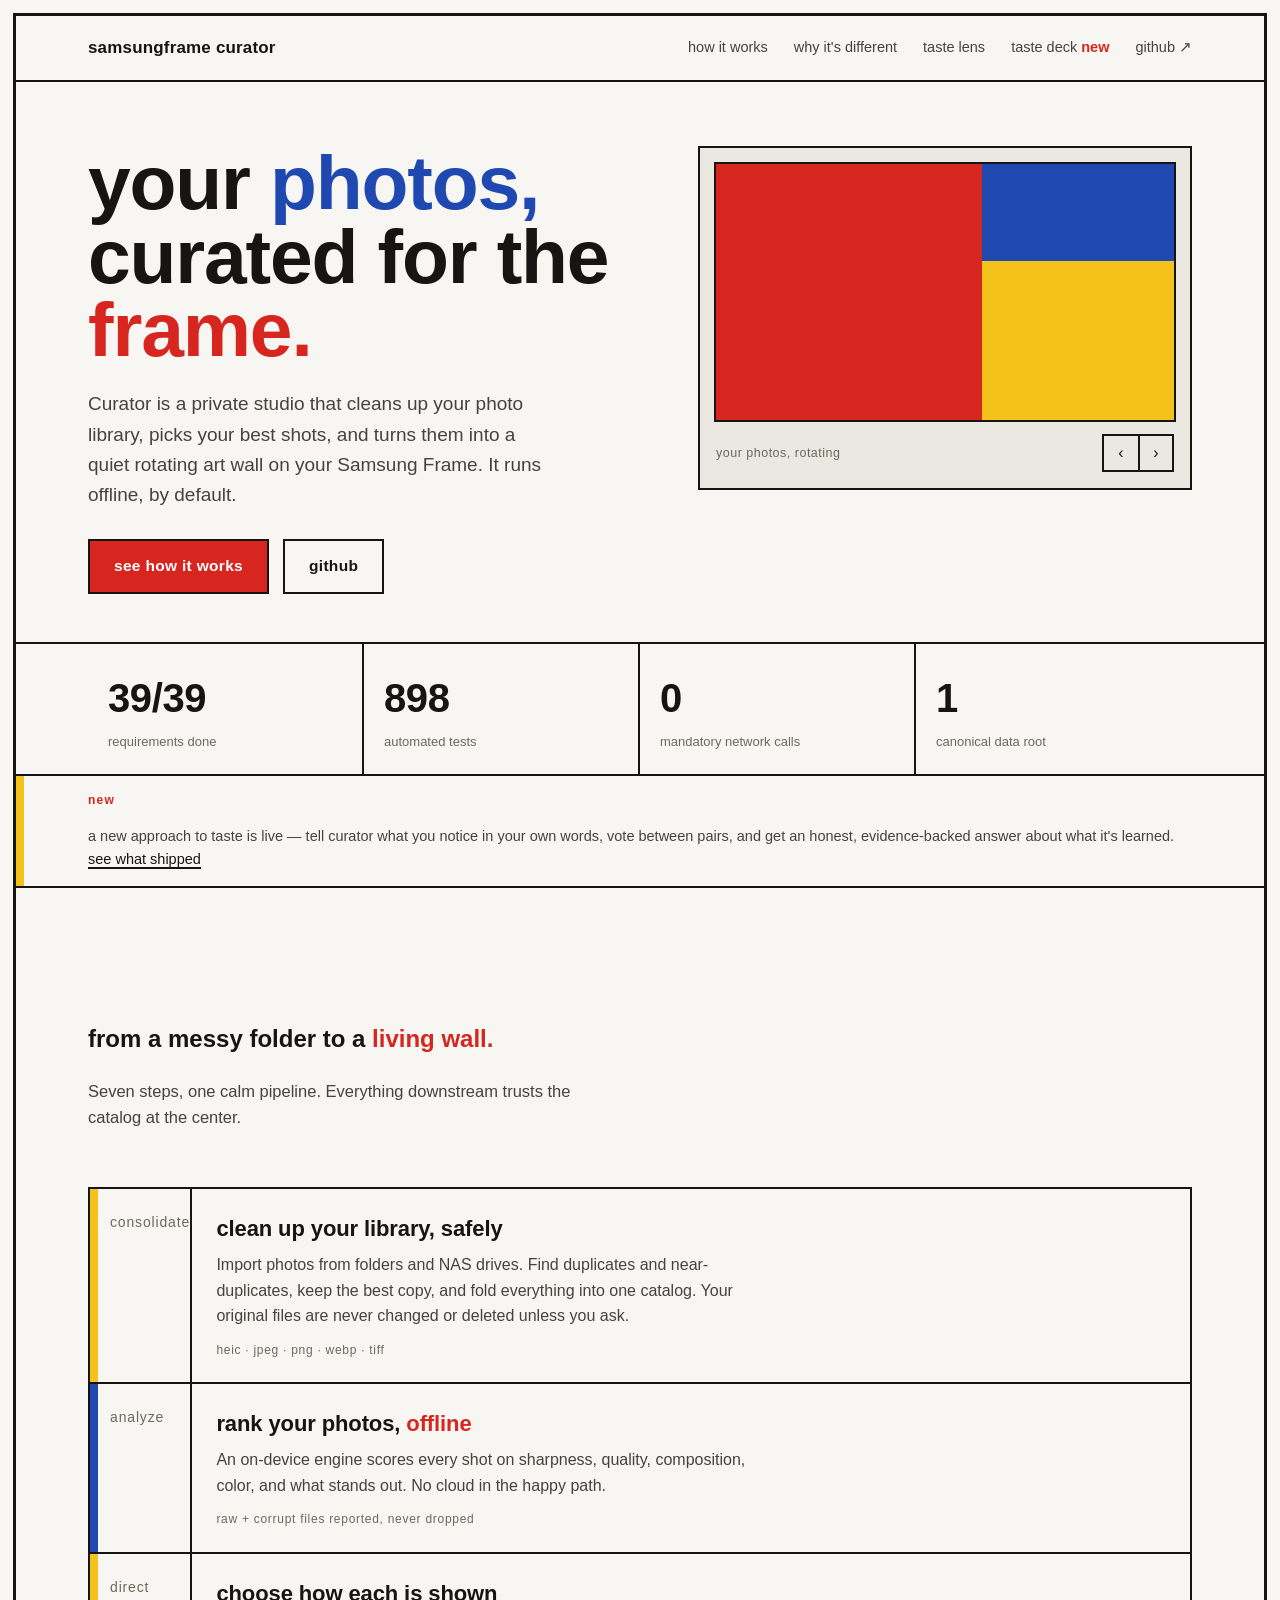
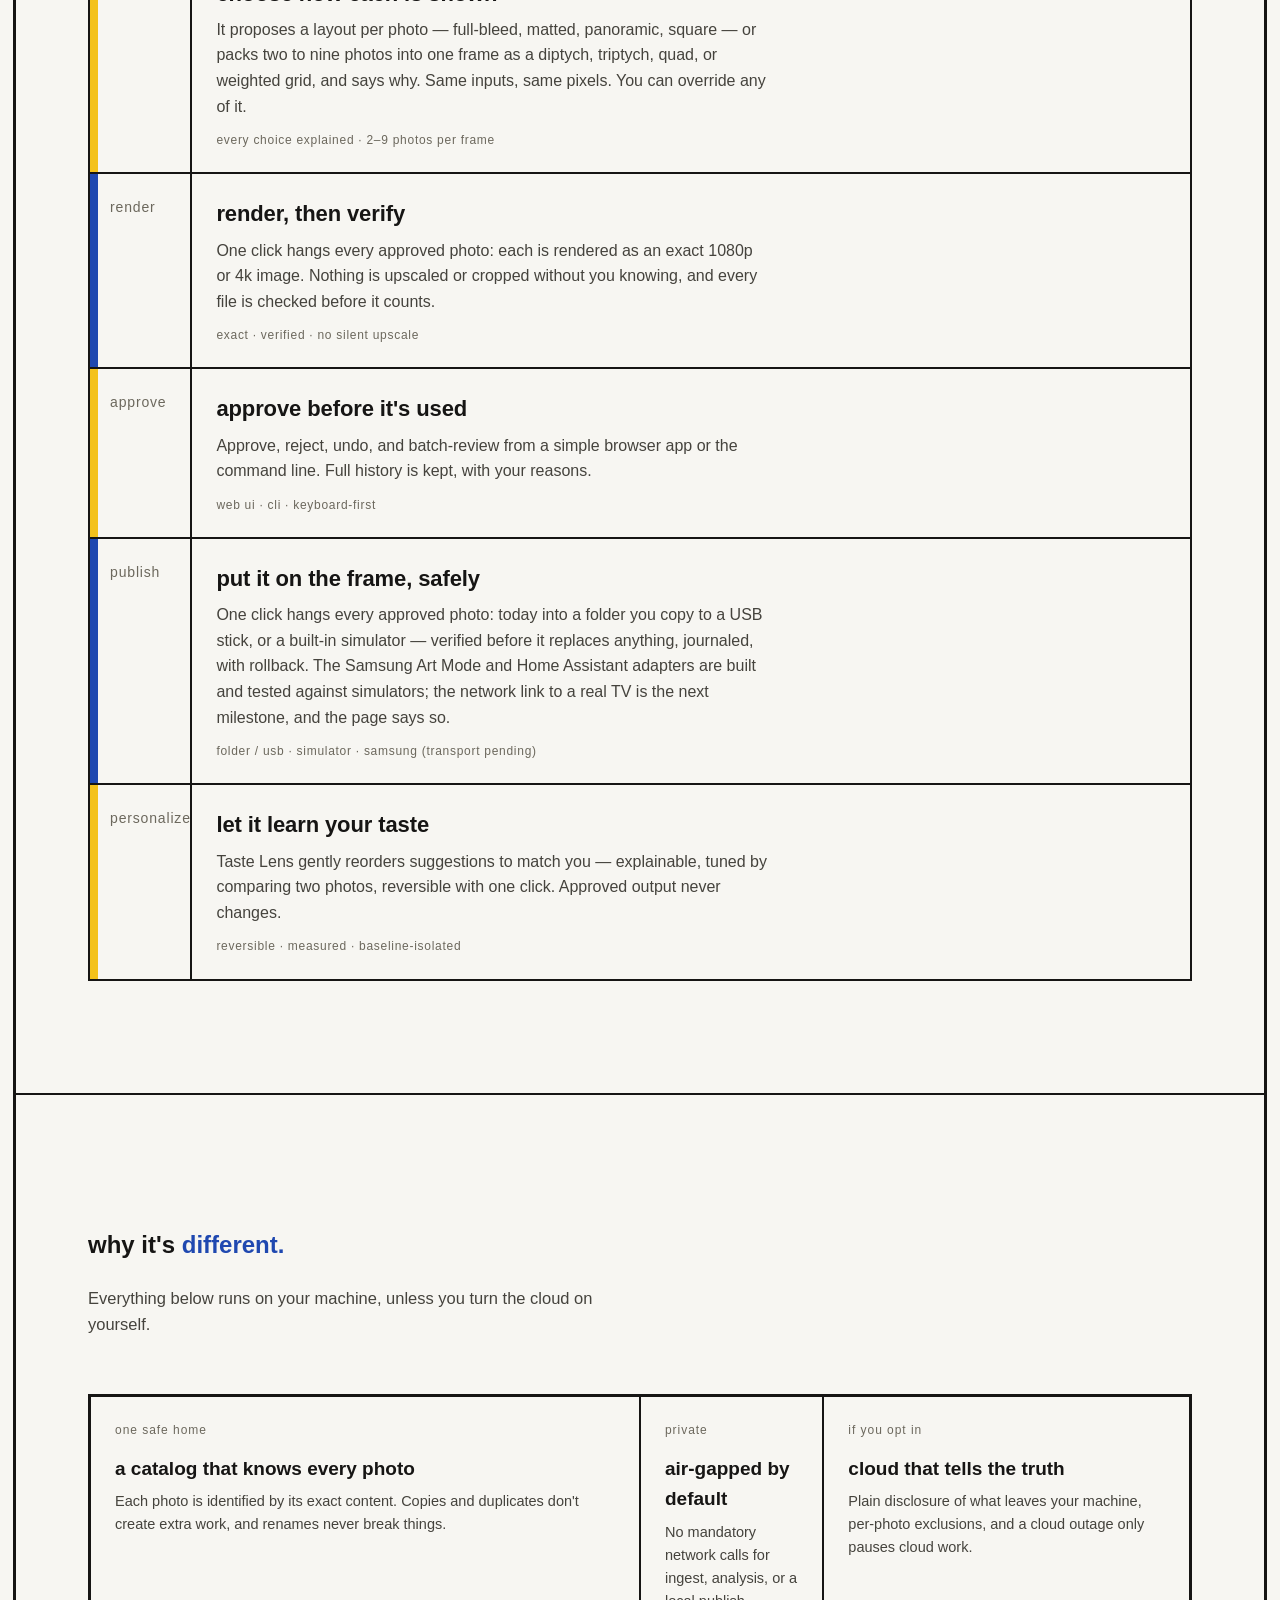
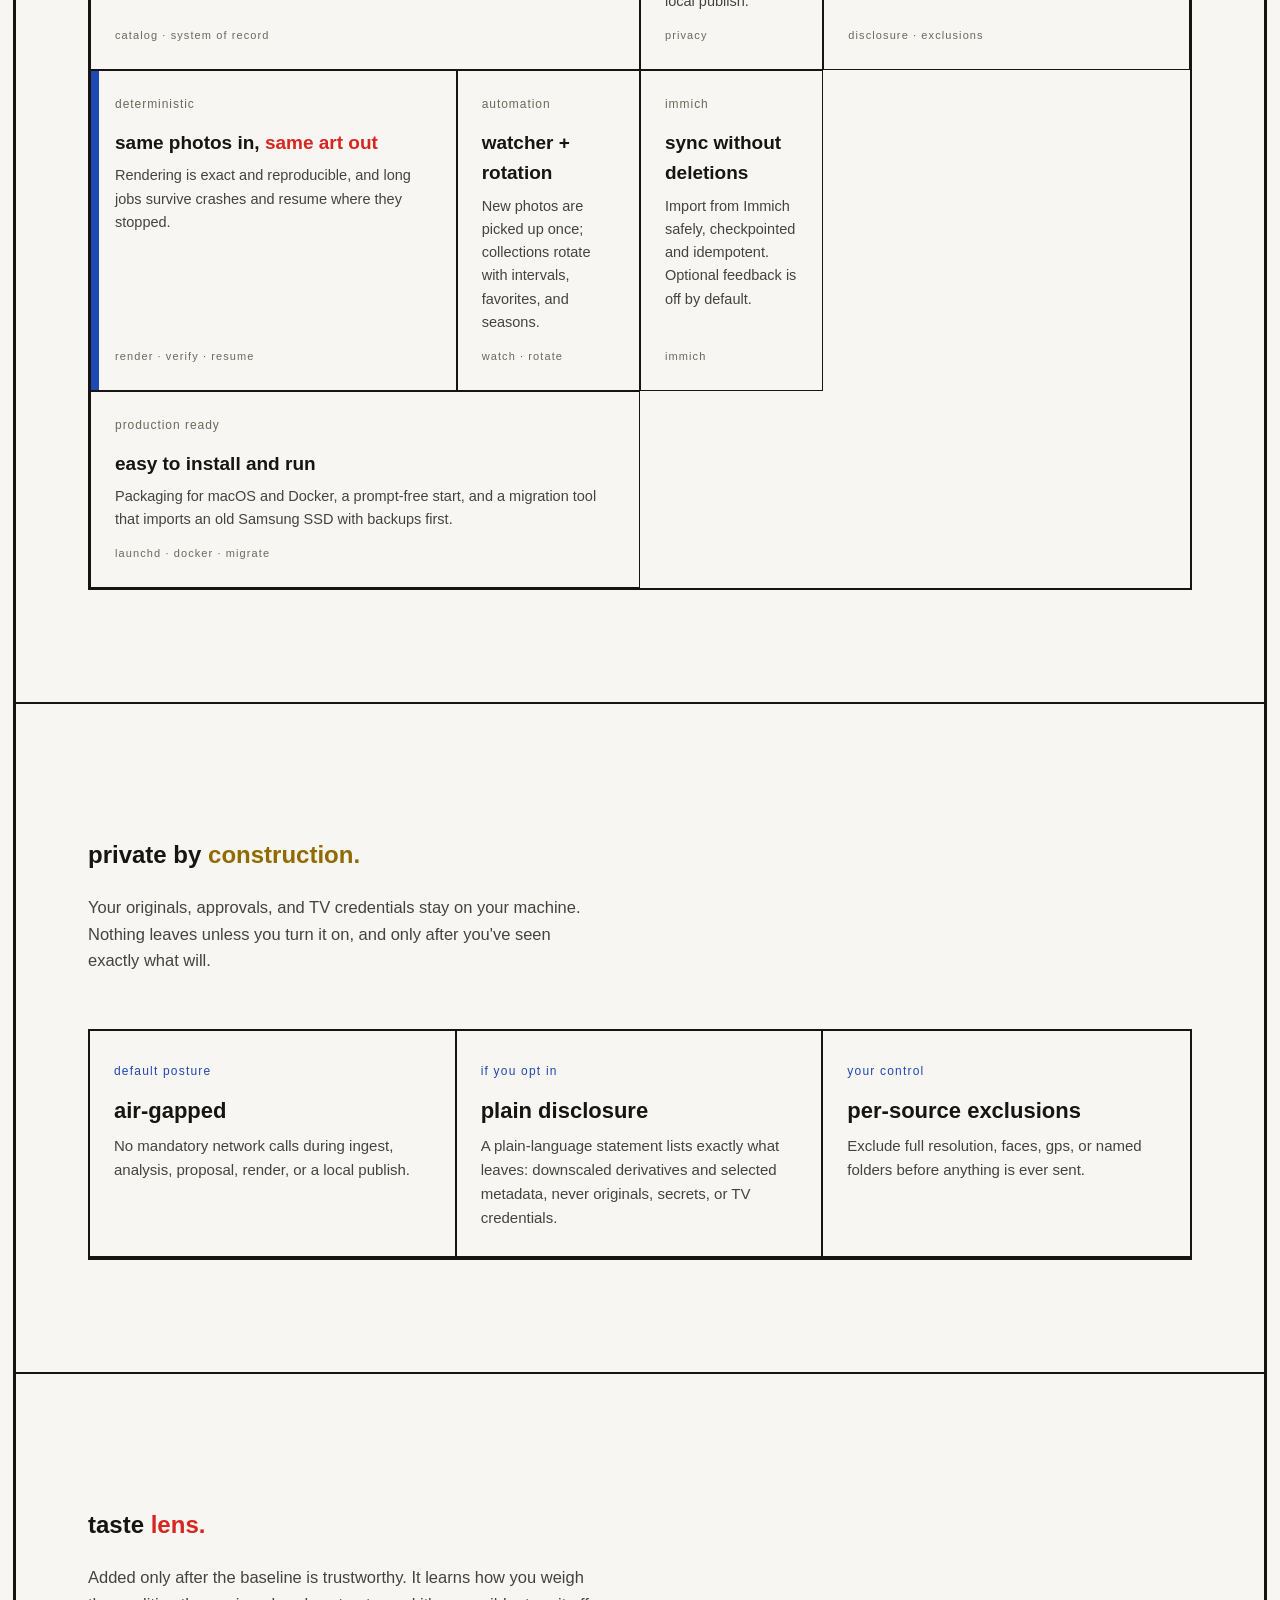
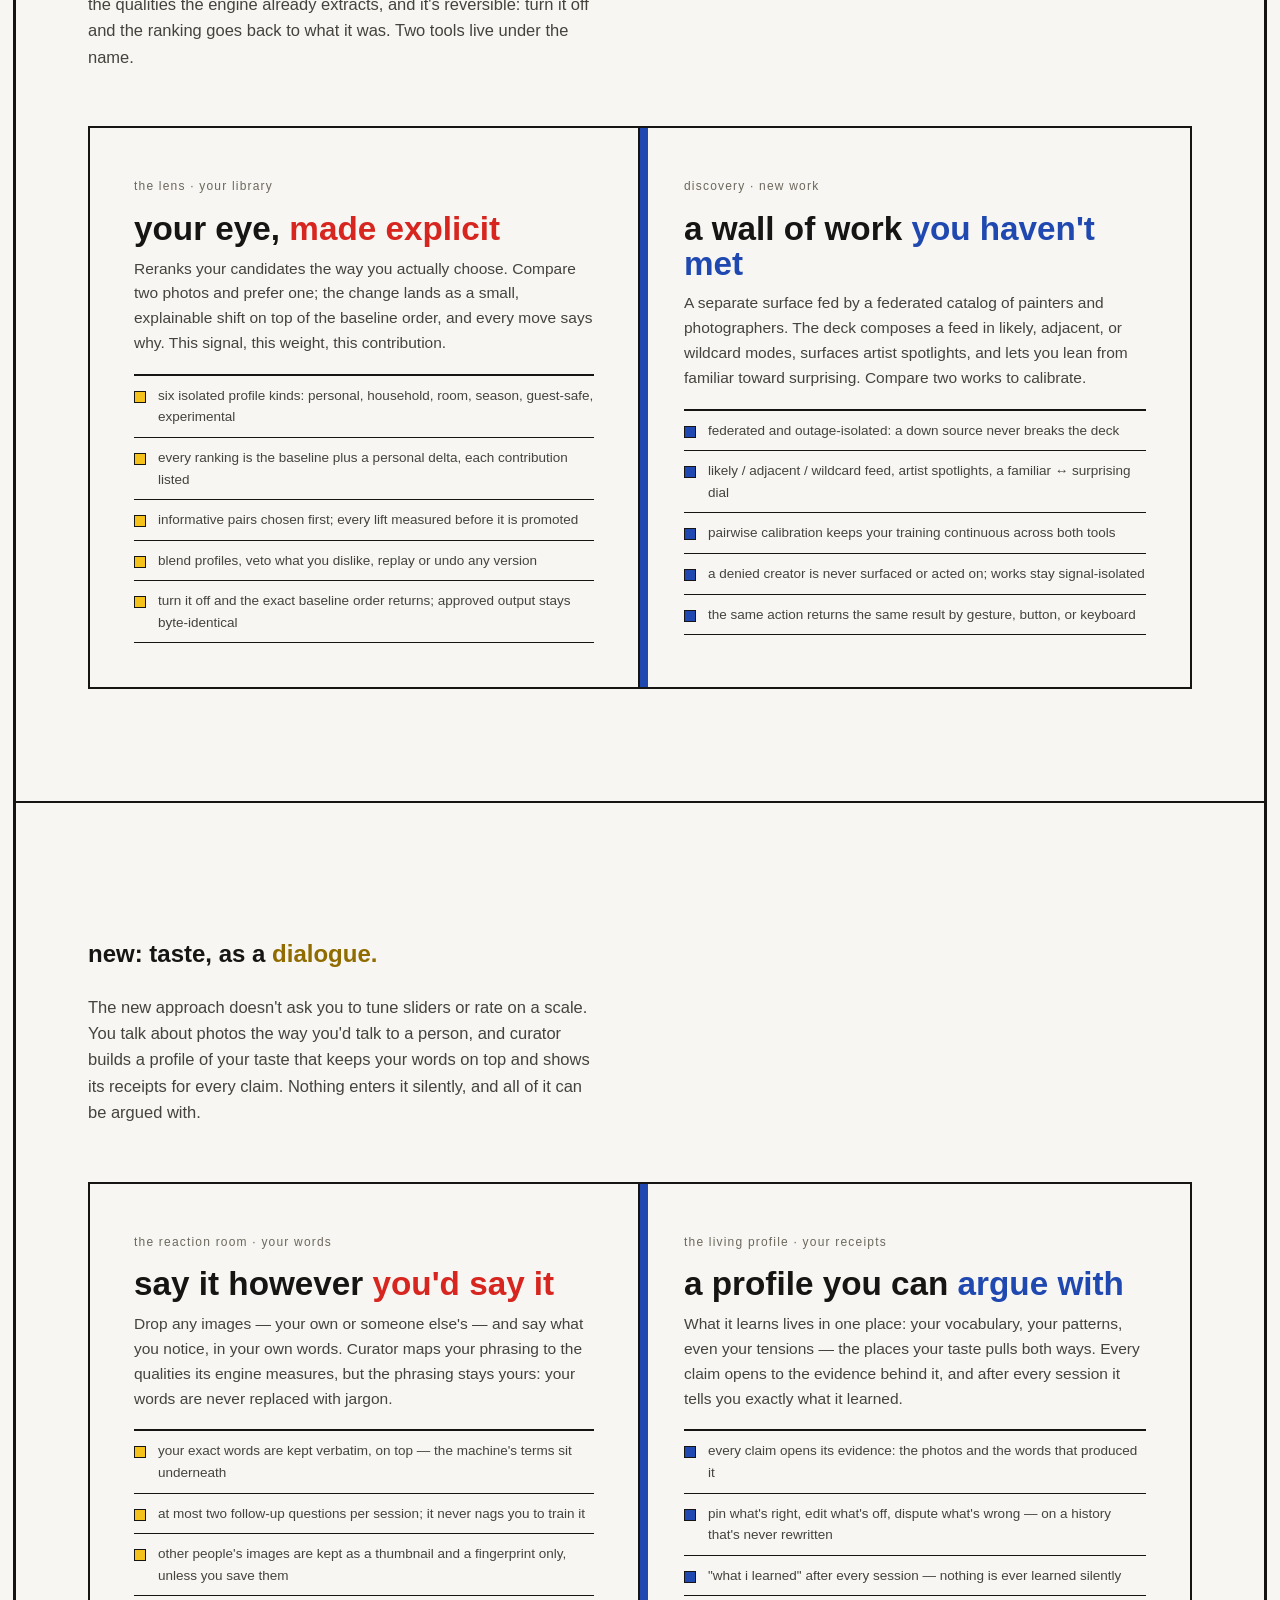
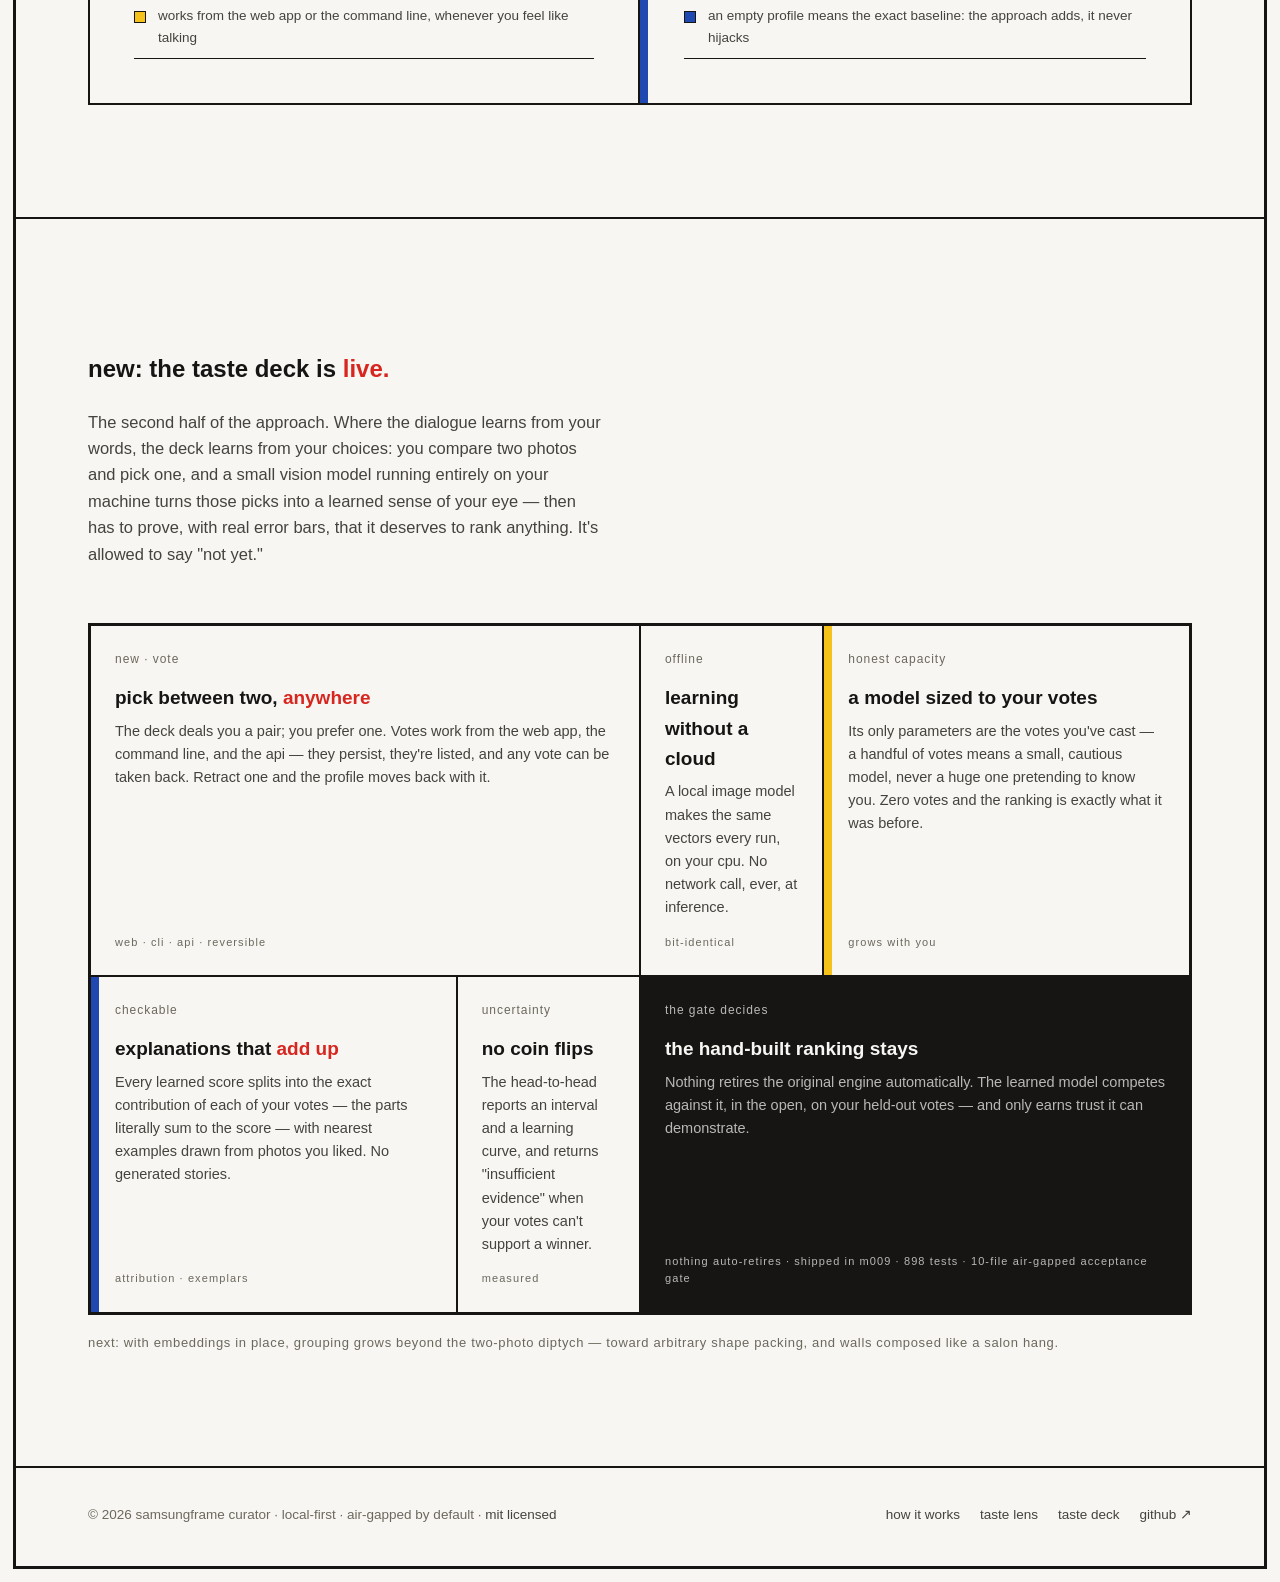
<file: docs/index.html>
<!DOCTYPE html>
<html lang="en">
<head>
<meta charset="utf-8" />
<meta name="viewport" content="width=device-width, initial-scale=1" />
<meta name="color-scheme" content="light" />
<meta name="description" content="SamsungFrame Curator — a private, offline studio that turns your photo library into a rotating art wall on a Samsung Frame." />
<title>SamsungFrame Curator — your photos, curated for the frame</title>
<style>
  :root{
    --paper:#f7f6f2;
    --plane:#eae8e1;
    --plane-2:#d8d5cb;
    --ink:#161514;
    --ink-soft:#45433d;
    --mute:#6c685d;
    --yellow-ink:#8f6b00;
    --line:#161514;
    --red:#d7261f;
    --yellow:#f4c21b;
    --blue:#1f48b0;
    --r:0px;
    --font:"Futura","Century Gothic","Trebuchet MS","Helvetica Neue",Arial,sans-serif;
  }
  *{box-sizing:border-box}
  html{scroll-behavior:smooth}
  body{
    margin:0;background:var(--paper);color:var(--ink);
    font-family:var(--font);line-height:1.6;-webkit-font-smoothing:antialiased;
    -webkit-text-size-adjust:100%;text-rendering:optimizeLegibility;
  }
  /* the frame: one black structural border around the whole composition */
  .frame-shell{border:2px solid var(--ink);margin:14px;outline:1px solid var(--ink)}
  .frame-shell>*{border:0}
  a{color:var(--ink);text-decoration:none;border-bottom:1px solid transparent}
  a:hover{border-bottom-color:var(--ink)}
  ::selection{background:var(--yellow);color:var(--ink)}

  .wrap{max-width:1200px;margin:0 auto;padding:0 clamp(18px,4vw,48px)}
  .mono{font-variant-numeric:tabular-nums}

  /* nav: one continuous plane, partition by black rules */
  nav.nav{border-bottom:2px solid var(--ink)}
  .nav-inner{display:flex;align-items:center;justify-content:space-between;height:64px;gap:16px}
  .brand{font-size:17px;font-weight:600;letter-spacing:.01em;text-transform:lowercase}
  .brand b{font-weight:600}
  .nav-links{display:flex;gap:26px;font-size:14.5px}
  .nav-links a{color:var(--ink-soft);border-bottom:0}
  .nav-links a:hover{color:var(--ink);border-bottom:2px solid var(--ink)}
  @media(max-width:760px){.nav-links{display:none}}

  /* ---------- first viewport: the room ---------- */
  header.hero{padding:clamp(28px,5vw,64px) 0 clamp(24px,4vw,48px)}
  .hero-inner{display:grid;grid-template-columns:minmax(0,1.05fr) minmax(0,.95fr);gap:clamp(24px,5vw,64px);align-items:start}
  h1{
    margin:0 0 22px;font-size:clamp(40px,6vw,78px);line-height:.96;letter-spacing:-.015em;
    font-weight:600;text-transform:lowercase;text-wrap:balance;
  }
  h1 .red{color:var(--red)}
  h1 .blue{color:var(--blue)}
  h1 .yellow{color:var(--yellow-ink)}  .lede{margin:0 0 28px;font-size:clamp(16px,1.8vw,19px);color:var(--ink-soft);max-width:44ch}
  .cta-row{display:flex;gap:14px;align-items:center;flex-wrap:wrap}
  /* primary color only on the moving edge: the CTA is a red plane */
  .cta{
    display:inline-block;padding:13px 24px;background:var(--red);color:#fff;
    font-weight:600;font-size:15.5px;letter-spacing:.02em;border:2px solid var(--ink);
    text-transform:lowercase;transition:transform .14s ease-out;
  }
  .cta:hover{transform:translate(1px,1px);border-bottom:2px solid var(--ink)}
  .cta:active{transform:translate(2px,2px)}
  .cta.ghost{background:var(--paper);color:var(--ink);box-shadow:none}
  .cta.ghost:hover{background:var(--plane)}

  /* the frame-on-the-page: a live art plane you operate */
  .stage{position:relative;border:2px solid var(--ink);background:var(--plane);padding:14px}
  .art-pane{position:relative;aspect-ratio:16/9;overflow:hidden;border:2px solid var(--ink);background:#eeece4}
  .art-pane .photo{
    position:absolute;inset:0;transition:transform .45s cubic-bezier(.16,1,.3,1),opacity .45s;
  }
  .art-pane .photo.p1{transform:translateX(0);opacity:1}
  .art-pane .photo.p2{transform:translateX(102%);opacity:0}
  /* each "artwork" is a De Stijl composition in the world's palette */
  .comp{width:100%;height:100%;position:relative;overflow:hidden}
  .comp.c1{background:var(--paper)}
  .comp.c1 .b1{position:absolute;left:0;top:0;width:58%;height:100%;background:var(--red)}
  .comp.c1 .b2{position:absolute;right:0;bottom:0;width:42%;height:62%;background:var(--yellow)}
  .comp.c1 .b3{position:absolute;right:0;top:0;width:42%;height:38%;background:var(--blue)}
  .comp.c2{background:var(--paper)}
  .comp.c2 .b1{position:absolute;left:0;bottom:0;width:100%;height:24%;background:var(--ink)}
  .comp.c2 .b2{position:absolute;right:12%;top:0;width:26%;height:100%;background:var(--red)}
  .comp.c3{background:var(--plane-2)}
  .comp.c3 .b1{position:absolute;left:0;top:0;width:62%;height:100%;background:var(--blue)}
  .comp.c3 .b2{position:absolute;right:0;bottom:0;width:38%;height:58%;background:var(--yellow)}
  .stage-caption{display:flex;justify-content:space-between;align-items:center;gap:12px;padding:12px 2px 2px}
  .stage-caption .label{font-size:12.5px;letter-spacing:.04em;color:var(--mute);text-transform:lowercase}
  .stage-ctrl{display:flex;gap:0;border:2px solid var(--ink)}
  .stage-ctrl button{
    appearance:none;border:0;background:transparent;cursor:pointer;padding:0;width:34px;height:34px;
    font:inherit;color:var(--ink);display:grid;place-items:center;font-size:16px;
  }
  .stage-ctrl button + button{border-left:2px solid var(--ink)}
  .stage-ctrl button:hover{background:var(--yellow)}
  .stage-ctrl button:focus-visible{outline:2px solid var(--blue);outline-offset:-2px}

  /* ---------- metric band: a row of planes ---------- */
  .metrics{border-top:2px solid var(--ink);border-bottom:2px solid var(--ink)}
  .metrics .row{display:grid;grid-template-columns:repeat(4,1fr)}
  .metric{border-right:2px solid var(--ink);padding:22px 20px;background:var(--paper)}
  .metric:last-child{border-right:0}
  .metric b{font-size:clamp(26px,3.4vw,40px);font-weight:600;letter-spacing:-.01em;color:var(--ink)}
  .metric small{display:block;font-size:13px;color:var(--mute);margin-top:2px;text-transform:lowercase}
  @media(max-width:760px){.metrics .row{grid-template-columns:repeat(2,1fr)}.metric:nth-child(2){border-right:0}}

  /* ---------- sections ---------- */
  section.block{padding:clamp(56px,9vw,112px) 0;border-bottom:2px solid var(--ink)}
  .sec-head{max-width:60ch;margin-bottom:clamp(30px,5vw,56px)}
  h2.sec{margin:0 0 12px;font-size:clamp(30px,4.6vw,56px);line-height:1.0;letter-spacing:-.012em;font-weight:600;text-transform:lowercase}
  .sec-sub{margin:0;font-size:16.5px;color:var(--ink-soft);max-width:56ch}

  /* the pipeline as sliding planes */
  .pipe{display:grid;grid-template-columns:1fr;border:2px solid var(--ink)}
  .step{display:grid;grid-template-columns:clamp(56px,8vw,120px) 1fr;border-bottom:2px solid var(--ink);background:var(--paper);position:relative}
  .step:last-child{border-bottom:0}
  .step .no{display:flex;align-items:flex-start;padding:22px 0 22px 20px;font-size:14px;letter-spacing:.06em;color:var(--mute);text-transform:lowercase;border-right:2px solid var(--ink)}
  .step .body{padding:22px 24px}
  .step h3{margin:0 0 6px;font-size:22px;font-weight:600;letter-spacing:-.005em;text-transform:lowercase}
  .step h3 em{font-style:normal;color:var(--red)}
  .step p{margin:0;max-width:62ch;color:var(--ink-soft)}
  .step .meta{margin-top:12px;font-size:12px;letter-spacing:.06em;color:var(--mute);text-transform:lowercase}
  /* a color joint on the moving edge of every other step */
  .step:nth-child(odd)::before{content:"";position:absolute;left:0;top:0;bottom:0;width:8px;background:var(--yellow)}
  .step:nth-child(even)::before{content:"";position:absolute;left:0;top:0;bottom:0;width:8px;background:var(--blue)}
  @media(max-width:760px){.step{grid-template-columns:1fr}.step .no{border-right:0;padding:16px 20px 0}}

  /* features: a De Stijl composition grid */
  .compo{display:grid;grid-template-columns:repeat(6,1fr);gap:0;border:2px solid var(--ink)}
  .cell{border:1px solid var(--ink);padding:24px;background:var(--paper);display:flex;flex-direction:column;min-height:170px}
  .cell .tag{margin-bottom:14px;font-size:12px;letter-spacing:.08em;color:var(--mute);text-transform:lowercase}
  .cell h3{margin:0 0 6px;font-size:19px;font-weight:600;text-transform:lowercase}
  .cell h3 em{font-style:normal;color:var(--red)}
  .cell p{margin:0;font-size:14.5px;color:var(--ink-soft)}
  .cell .idx{margin-top:auto;padding-top:14px;font-size:11px;letter-spacing:.1em;color:var(--mute);text-transform:lowercase}
  .cell.wide3{grid-column:span 3}
  .cell.wide2{grid-column:span 2}
  /* color lives on the joints, not the plane: a left edge marks the moving cell */
  .cell.joint-blue{box-shadow:inset 8px 0 0 var(--blue)}
  .cell.joint-yellow{box-shadow:inset 8px 0 0 var(--yellow)}
  .cell.ink{background:var(--ink);color:var(--paper)}
  .cell.ink .tag,.cell.ink p,.cell.ink .idx{color:rgba(247,246,242,.72)}
  @media(max-width:860px){.compo{grid-template-columns:1fr}.cell.wide3,.cell.wide2{grid-column:span 1}}

  /* principles */
  .principles{display:grid;grid-template-columns:repeat(3,1fr);gap:0;border:2px solid var(--ink)}
  .principle{padding:26px 24px;border-right:2px solid var(--ink);border-bottom:2px solid var(--ink);background:var(--paper)}
  .principle:last-child{border-right:0}
  .principle .pno{font-size:12px;letter-spacing:.1em;color:var(--blue);text-transform:lowercase}
  .principle h3{margin:10px 0 6px;font-size:22px;font-weight:600;text-transform:lowercase}
  .principle p{margin:0;font-size:15px;color:var(--ink-soft)}
  @media(max-width:760px){.principles{grid-template-columns:1fr}.principle{border-right:0}}

  /* taste: two sliding planes */
  .duo{display:grid;grid-template-columns:1fr 1fr;gap:0;border:2px solid var(--ink)}
  .panel{border-right:2px solid var(--ink);padding:clamp(26px,4vw,44px);background:var(--paper)}
  .panel:last-child{border-right:0}
  .panel .pmeta{font-size:12px;letter-spacing:.1em;color:var(--mute);text-transform:lowercase}
  .panel h3{margin:14px 0 10px;font-size:clamp(24px,2.6vw,34px);line-height:1.05;font-weight:600;text-transform:lowercase}
  .panel h3 em{font-style:normal;color:var(--red)}
  .panel > p{margin:0 0 18px;color:var(--ink-soft);font-size:15.5px}
  .panel .dlist{list-style:none;margin:0;padding:0;border-top:2px solid var(--ink)}
  .panel .dlist li{display:flex;gap:12px;padding:9px 0;border-bottom:1px solid var(--ink);font-size:13.5px;color:var(--ink-soft)}
  .panel .dlist li::before{content:"";width:10px;height:10px;flex:0 0 auto;margin-top:6px;background:var(--yellow);border:1px solid var(--ink)}
  .panel.blue{box-shadow:inset 8px 0 0 var(--blue)}
  .panel.blue h3 em{color:var(--blue)}
  .panel.blue .dlist li::before{background:var(--blue)}
  @media(max-width:760px){.duo{grid-template-columns:1fr}.panel{border-right:0;border-bottom:2px solid var(--ink)}.panel:last-child{border-bottom:0}}

  /* launch band: one thin announcement plane, yellow joint on the moving edge */
  .launch-band{border-bottom:2px solid var(--ink);background:var(--paper);box-shadow:inset 8px 0 0 var(--yellow)}
  .launch-inner{display:flex;align-items:baseline;gap:14px;padding:15px 0;flex-wrap:wrap}
  .launch-inner .ltag{font-size:12px;letter-spacing:.1em;color:var(--red);text-transform:lowercase;font-weight:600}
  .launch-inner p{margin:0;font-size:14.5px;color:var(--ink-soft)}
  .launch-inner a{border-bottom:2px solid var(--ink)}

  footer{border-top:2px solid var(--ink);padding:36px 0 40px}
  .foot{display:flex;justify-content:space-between;gap:16px;flex-wrap:wrap;color:var(--mute);font-size:13.5px}
  .foot .right{display:flex;gap:20px}
  .foot a{color:var(--ink-soft)}

  /* sliding reveals — safe by default: only the .js-io class (added by JS
     when IntersectionObserver is confirmed) opts into hiding + animating */
  html:not(.js-io) .slide{opacity:1;transform:none}
  .js-io .slide{opacity:0}
  .js-io .slide.from-l{transform:translateX(-28px)}
  .js-io .slide.from-r{transform:translateX(28px)}
  .js-io .slide.in{opacity:1;transform:none;transition:opacity .5s ease-out,transform .5s cubic-bezier(.16,1,.3,1)}

  @media(prefers-reduced-motion:reduce){
    html{scroll-behavior:auto}
    .slide,.slide.from-l,.slide.from-r{opacity:1;transform:none;transition:none}
    .art-pane .photo{transition:none}
  }
</style>
</head>
<body>
<!-- THESIS: A composition you operate, in the language of De Stijl — the page is one continuous room of sliding planes, not a hero-with-cards. It refuses the category default of a dark tool landing with a feature grid. OWN-WORLD: white and gray planes on paper, black structural frame lines around every plane, red/yellow/blue rationed strictly to the edges that actually move (the CTA, the live frame demo, section joints). Lowercase geometric sans (Futura) set flush to plane edges; text blocks are rectangles in the composition; asymmetric balance ruled by primary-color joints. STORY: a frame owner understands their photos become a quiet rotating art wall that runs offline, is exact, and learns taste — and they can operate the composition (slide the art plane) to feel it. FIRST VIEWPORT: left column, lowercase headline with the three primary colors on key words, one-line lede, red CTA plane; right column, a live framed art plane with a slide control — the mechanism demonstrated at the scale it has in life. FORM: Rietveld sliding planes, position 5 of the grounded list, seed key 73dbfddf. FINISH: unreviewed and undocumented is unfinished; this build ends with the finish review, the verdict, and DESIGN.md. -->
<div class="frame-shell">

<nav class="nav">
  <div class="wrap nav-inner">
    <div class="brand">samsungframe <b>curator</b></div>
    <div class="nav-links">
      <a href="#how">how it works</a>
      <a href="#why">why it's different</a>
      <a href="#taste">taste lens</a>
      <a href="#deck">taste deck <span style="color:var(--red);font-weight:600">new</span></a>
      <a href="https://github.com/rohanpandula/samsungframe-curator" target="_blank" rel="noopener">github ↗</a>
    </div>
  </div>
</nav>

<header class="hero">
  <div class="wrap hero-inner">
    <div>
      <h1>your <span class="blue">photos,</span><br>curated for the <span class="red">frame.</span></h1>
      <p class="lede">Curator is a private studio that cleans up your photo library, picks your best shots, and turns them into a quiet rotating art wall on your Samsung Frame. It runs offline, by default.</p>
      <div class="cta-row">
        <a class="cta" href="#how">see how it works</a>
        <a class="cta ghost" href="https://github.com/rohanpandula/samsungframe-curator" target="_blank" rel="noopener">github</a>
      </div>
    </div>
    <div class="stage slide from-r">
      <div class="art-pane" aria-label="demo: your photos rotating on the frame">
        <div class="photo p1"><div class="comp c1"><div class="b1"></div><div class="b2"></div><div class="b3"></div></div></div>
        <div class="photo p2"><div class="comp c2"><div class="b1"></div><div class="b2"></div></div></div>
        <div class="photo p2"><div class="comp c3"><div class="b1"></div><div class="b2"></div></div></div>
      </div>
      <div class="stage-caption">
        <span class="label">your photos, rotating</span>
        <div class="stage-ctrl" role="group" aria-label="rotate demo artwork">
          <button type="button" aria-label="previous artwork">‹</button>
          <button type="button" aria-label="next artwork">›</button>
        </div>
      </div>
    </div>
  </div>
</header>

<section class="metrics" aria-label="project status">
  <div class="wrap">
    <div class="row">
      <div class="metric"><b><span>39</span>/39</b><small>requirements done</small></div>
      <div class="metric"><b><span>898</span></b><small>automated tests</small></div>
      <div class="metric"><b><span>0</span></b><small>mandatory network calls</small></div>
      <div class="metric"><b><span>1</span></b><small>canonical data root</small></div>
    </div>
  </div>
</section>

<section class="launch-band" aria-label="new feature">
  <div class="wrap">
    <div class="launch-inner">
      <span class="ltag">new</span>
      <p>a new approach to taste is live — tell curator what you notice in your own words, vote between pairs, and get an honest, evidence-backed answer about what it's learned. <a href="#dialogue">see what shipped</a></p>
    </div>
  </div>
</section>

<section class="block" id="how">
  <div class="wrap">
    <div class="sec-head slide">
      <h2>from a messy folder to a <span style="color:var(--red)">living wall.</span></h2>
      <p class="sec-sub">Seven steps, one calm pipeline. Everything downstream trusts the catalog at the center.</p>
    </div>
    <div class="pipe">
      <div class="step slide"><span class="no">consolidate</span><div class="body"><h3>clean up your library, safely</h3><p>Import photos from folders and NAS drives. Find duplicates and near-duplicates, keep the best copy, and fold everything into one catalog. Your original files are never changed or deleted unless you ask.</p><div class="meta">heic · jpeg · png · webp · tiff</div></div></div>
      <div class="step slide"><span class="no">analyze</span><div class="body"><h3>rank your photos, <em>offline</em></h3><p>An on-device engine scores every shot on sharpness, quality, composition, color, and what stands out. No cloud in the happy path.</p><div class="meta">raw + corrupt files reported, never dropped</div></div></div>
      <div class="step slide"><span class="no">direct</span><div class="body"><h3>choose how each is shown</h3><p>It proposes a layout per photo — full-bleed, matted, panoramic, square — or packs two to nine photos into one frame as a diptych, triptych, quad, or weighted grid, and says why. Same inputs, same pixels. You can override any of it.</p><div class="meta">every choice explained · 2–9 photos per frame</div></div></div>
      <div class="step slide"><span class="no">render</span><div class="body"><h3>render, then verify</h3><p>One click hangs every approved photo: each is rendered as an exact 1080p or 4k image. Nothing is upscaled or cropped without you knowing, and every file is checked before it counts.</p><div class="meta">exact · verified · no silent upscale</div></div></div>
      <div class="step slide"><span class="no">approve</span><div class="body"><h3>approve before it's used</h3><p>Approve, reject, undo, and batch-review from a simple browser app or the command line. Full history is kept, with your reasons.</p><div class="meta">web ui · cli · keyboard-first</div></div></div>
      <div class="step slide"><span class="no">publish</span><div class="body"><h3>put it on the frame, safely</h3><p>One click hangs every approved photo: today into a folder you copy to a USB stick, or a built-in simulator — verified before it replaces anything, journaled, with rollback. The Samsung Art Mode and Home Assistant adapters are built and tested against simulators; the network link to a real TV is the next milestone, and the page says so.</p><div class="meta">folder / usb · simulator · samsung (transport pending)</div></div></div>
      <div class="step slide"><span class="no">personalize</span><div class="body"><h3>let it learn your taste</h3><p>Taste Lens gently reorders suggestions to match you — explainable, tuned by comparing two photos, reversible with one click. Approved output never changes.</p><div class="meta">reversible · measured · baseline-isolated</div></div></div>
    </div>
  </div>
</section>

<section class="block" id="why">
  <div class="wrap">
    <div class="sec-head slide">
      <h2>why it's <span style="color:var(--blue)">different.</span></h2>
      <p class="sec-sub">Everything below runs on your machine, unless you turn the cloud on yourself.</p>
    </div>
    <div class="compo">
      <div class="cell wide3 slide"><span class="tag">one safe home</span><h3>a catalog that knows every photo</h3><p>Each photo is identified by its exact content. Copies and duplicates don't create extra work, and renames never break things.</p><span class="idx">catalog · system of record</span></div>
      <div class="cell slide"><span class="tag">private</span><h3>air-gapped by default</h3><p>No mandatory network calls for ingest, analysis, or a local publish.</p><span class="idx">privacy</span></div>
      <div class="cell wide2 slide"><span class="tag">if you opt in</span><h3>cloud that tells the truth</h3><p>Plain disclosure of what leaves your machine, per-photo exclusions, and a cloud outage only pauses cloud work.</p><span class="idx">disclosure · exclusions</span></div>
      <div class="cell wide2 joint-blue slide"><span class="tag">deterministic</span><h3>same photos in, <em>same art out</em></h3><p>Rendering is exact and reproducible, and long jobs survive crashes and resume where they stopped.</p><span class="idx">render · verify · resume</span></div>
      <div class="cell slide"><span class="tag">automation</span><h3>watcher + rotation</h3><p>New photos are picked up once; collections rotate with intervals, favorites, and seasons.</p><span class="idx">watch · rotate</span></div>
      <div class="cell slide"><span class="tag">immich</span><h3>sync without deletions</h3><p>Import from Immich safely, checkpointed and idempotent. Optional feedback is off by default.</p><span class="idx">immich</span></div>
      <div class="cell wide3 slide"><span class="tag">production ready</span><h3>easy to install and run</h3><p>Packaging for macOS and Docker, a prompt-free start, and a migration tool that imports an old Samsung SSD with backups first.</p><span class="idx">launchd · docker · migrate</span></div>
    </div>
  </div>
</section>

<section class="block" id="principles">
  <div class="wrap">
    <div class="sec-head slide">
      <h2>private by <span style="color:var(--yellow-ink)">construction.</span></h2>
      <p class="sec-sub">Your originals, approvals, and TV credentials stay on your machine. Nothing leaves unless you turn it on, and only after you've seen exactly what will.</p>
    </div>
    <div class="principles">
      <div class="principle slide"><span class="pno">default posture</span><h3>air-gapped</h3><p>No mandatory network calls during ingest, analysis, proposal, render, or a local publish.</p></div>
      <div class="principle slide"><span class="pno">if you opt in</span><h3>plain disclosure</h3><p>A plain-language statement lists exactly what leaves: downscaled derivatives and selected metadata, never originals, secrets, or TV credentials.</p></div>
      <div class="principle slide"><span class="pno">your control</span><h3>per-source exclusions</h3><p>Exclude full resolution, faces, gps, or named folders before anything is ever sent.</p></div>
    </div>
  </div>
</section>

<section class="block" id="taste">
  <div class="wrap">
    <div class="sec-head slide">
      <h2>taste <span style="color:var(--red)">lens.</span></h2>
      <p class="sec-sub">Added only after the baseline is trustworthy. It learns how you weigh the qualities the engine already extracts, and it's reversible: turn it off and the ranking goes back to what it was. Two tools live under the name.</p>
    </div>
    <div class="duo">
      <div class="panel slide">
        <span class="pmeta">the lens · your library</span>
        <h3>your eye, <em>made explicit</em></h3>
        <p>Reranks your candidates the way you actually choose. Compare two photos and prefer one; the change lands as a small, explainable shift on top of the baseline order, and every move says why. This signal, this weight, this contribution.</p>
        <ul class="dlist">
          <li>six isolated profile kinds: personal, household, room, season, guest-safe, experimental</li>
          <li>every ranking is the baseline plus a personal delta, each contribution listed</li>
          <li>informative pairs chosen first; every lift measured before it is promoted</li>
          <li>blend profiles, veto what you dislike, replay or undo any version</li>
          <li>turn it off and the exact baseline order returns; approved output stays byte-identical</li>
        </ul>
      </div>
      <div class="panel blue slide">
        <span class="pmeta">discovery · new work</span>
        <h3>a wall of work <em>you haven't met</em></h3>
        <p>A separate surface fed by a federated catalog of painters and photographers. The deck composes a feed in likely, adjacent, or wildcard modes, surfaces artist spotlights, and lets you lean from familiar toward surprising. Compare two works to calibrate.</p>
        <ul class="dlist">
          <li>federated and outage-isolated: a down source never breaks the deck</li>
          <li>likely / adjacent / wildcard feed, artist spotlights, a familiar ↔ surprising dial</li>
          <li>pairwise calibration keeps your training continuous across both tools</li>
          <li>a denied creator is never surfaced or acted on; works stay signal-isolated</li>
          <li>the same action returns the same result by gesture, button, or keyboard</li>
        </ul>
      </div>
    </div>
  </div>
</section>

<section class="block" id="dialogue">
  <div class="wrap">
    <div class="sec-head slide">
      <h2>new: taste, as a <span style="color:var(--yellow-ink)">dialogue.</span></h2>
      <p class="sec-sub">The new approach doesn't ask you to tune sliders or rate on a scale. You talk about photos the way you'd talk to a person, and curator builds a profile of your taste that keeps your words on top and shows its receipts for every claim. Nothing enters it silently, and all of it can be argued with.</p>
    </div>
    <div class="duo">
      <div class="panel slide">
        <span class="pmeta">the reaction room · your words</span>
        <h3>say it however <em>you'd say it</em></h3>
        <p>Drop any images — your own or someone else's — and say what you notice, in your own words. Curator maps your phrasing to the qualities its engine measures, but the phrasing stays yours: your words are never replaced with jargon.</p>
        <ul class="dlist">
          <li>your exact words are kept verbatim, on top — the machine's terms sit underneath</li>
          <li>at most two follow-up questions per session; it never nags you to train it</li>
          <li>other people's images are kept as a thumbnail and a fingerprint only, unless you save them</li>
          <li>works from the web app or the command line, whenever you feel like talking</li>
        </ul>
      </div>
      <div class="panel blue slide">
        <span class="pmeta">the living profile · your receipts</span>
        <h3>a profile you can <em>argue with</em></h3>
        <p>What it learns lives in one place: your vocabulary, your patterns, even your tensions — the places your taste pulls both ways. Every claim opens to the evidence behind it, and after every session it tells you exactly what it learned.</p>
        <ul class="dlist">
          <li>every claim opens its evidence: the photos and the words that produced it</li>
          <li>pin what's right, edit what's off, dispute what's wrong — on a history that's never rewritten</li>
          <li>"what i learned" after every session — nothing is ever learned silently</li>
          <li>an empty profile means the exact baseline: the approach adds, it never hijacks</li>
        </ul>
      </div>
    </div>
  </div>
</section>

<section class="block" id="deck">
  <div class="wrap">
    <div class="sec-head slide">
      <h2>new: the taste deck is <span style="color:var(--red)">live.</span></h2>
      <p class="sec-sub">The second half of the approach. Where the dialogue learns from your words, the deck learns from your choices: you compare two photos and pick one, and a small vision model running entirely on your machine turns those picks into a learned sense of your eye — then has to prove, with real error bars, that it deserves to rank anything. It's allowed to say "not yet."</p>
    </div>
    <div class="compo">
      <div class="cell wide3 slide"><span class="tag">new · vote</span><h3>pick between two, <em>anywhere</em></h3><p>The deck deals you a pair; you prefer one. Votes work from the web app, the command line, and the api — they persist, they're listed, and any vote can be taken back. Retract one and the profile moves back with it.</p><span class="idx">web · cli · api · reversible</span></div>
      <div class="cell slide"><span class="tag">offline</span><h3>learning without a cloud</h3><p>A local image model makes the same vectors every run, on your cpu. No network call, ever, at inference.</p><span class="idx">bit-identical</span></div>
      <div class="cell wide2 joint-yellow slide"><span class="tag">honest capacity</span><h3>a model sized to your votes</h3><p>Its only parameters are the votes you've cast — a handful of votes means a small, cautious model, never a huge one pretending to know you. Zero votes and the ranking is exactly what it was before.</p><span class="idx">grows with you</span></div>
      <div class="cell wide2 joint-blue slide"><span class="tag">checkable</span><h3>explanations that <em>add up</em></h3><p>Every learned score splits into the exact contribution of each of your votes — the parts literally sum to the score — with nearest examples drawn from photos you liked. No generated stories.</p><span class="idx">attribution · exemplars</span></div>
      <div class="cell slide"><span class="tag">uncertainty</span><h3>no coin flips</h3><p>The head-to-head reports an interval and a learning curve, and returns "insufficient evidence" when your votes can't support a winner.</p><span class="idx">measured</span></div>
      <div class="cell wide3 ink slide"><span class="tag">the gate decides</span><h3>the hand-built ranking stays</h3><p>Nothing retires the original engine automatically. The learned model competes against it, in the open, on your held-out votes — and only earns trust it can demonstrate.</p><span class="idx">nothing auto-retires · shipped in m009 · 898 tests · 10-file air-gapped acceptance gate</span></div>
    </div>
    <p style="margin:18px 0 0;font-size:13px;letter-spacing:.05em;color:var(--mute);text-transform:lowercase">next: with embeddings in place, grouping grows beyond the two-photo diptych — toward arbitrary shape packing, and walls composed like a salon hang.</p>
  </div>
</section>

<footer>
  <div class="wrap foot">
    <span>© <span id="year">2026</span> samsungframe curator · local-first · air-gapped by default · <a href="https://github.com/rohanpandula/samsungframe-curator" target="_blank" rel="noopener">mit licensed</a></span>
    <div class="right">
      <a href="#how">how it works</a>
      <a href="#taste">taste lens</a>
      <a href="#deck">taste deck</a>
      <a href="https://github.com/rohanpandula/samsungframe-curator" target="_blank" rel="noopener">github ↗</a>
    </div>
  </div>
</footer>

</div>
<script>
(function(){
  var y=document.getElementById('year');if(y)y.textContent=new Date().getFullYear();

  // live art plane: slide between De Stijl compositions
  var pane=document.querySelector('.art-pane');
  var photos=Array.prototype.slice.call(pane.querySelectorAll('.photo'));
  var idx=0;
  function show(i){
    idx=(i+photos.length)%photos.length;
    photos.forEach(function(p,k){
      p.classList.remove('p1','p2');
      p.classList.add(k===idx?'p1':'p2');
    });
  }
  var btns=document.querySelectorAll('.stage-ctrl button');
  if(btns.length===2){
    btns[0].addEventListener('click',function(){show(idx-1)});
    btns[1].addEventListener('click',function(){show(idx+1)});
  }

  // sliding reveals — progressive enhancement: only hide when IO is available
  var reduce=window.matchMedia('(prefers-reduced-motion: reduce)').matches;
  var els=document.querySelectorAll('.slide');
  if(reduce||!els.length)return;
  if(!('IntersectionObserver' in window))return; // leave everything visible
  document.documentElement.classList.add('js-io');
  var io=new IntersectionObserver(function(es){
    es.forEach(function(en){if(en.isIntersecting){en.target.classList.add('in');io.unobserve(en.target);}});
  },{threshold:0.12,rootMargin:'0px 0px -8% 0px'});
  els.forEach(function(e){io.observe(e)});
})();
</script>
</body>
</html>
</file>
